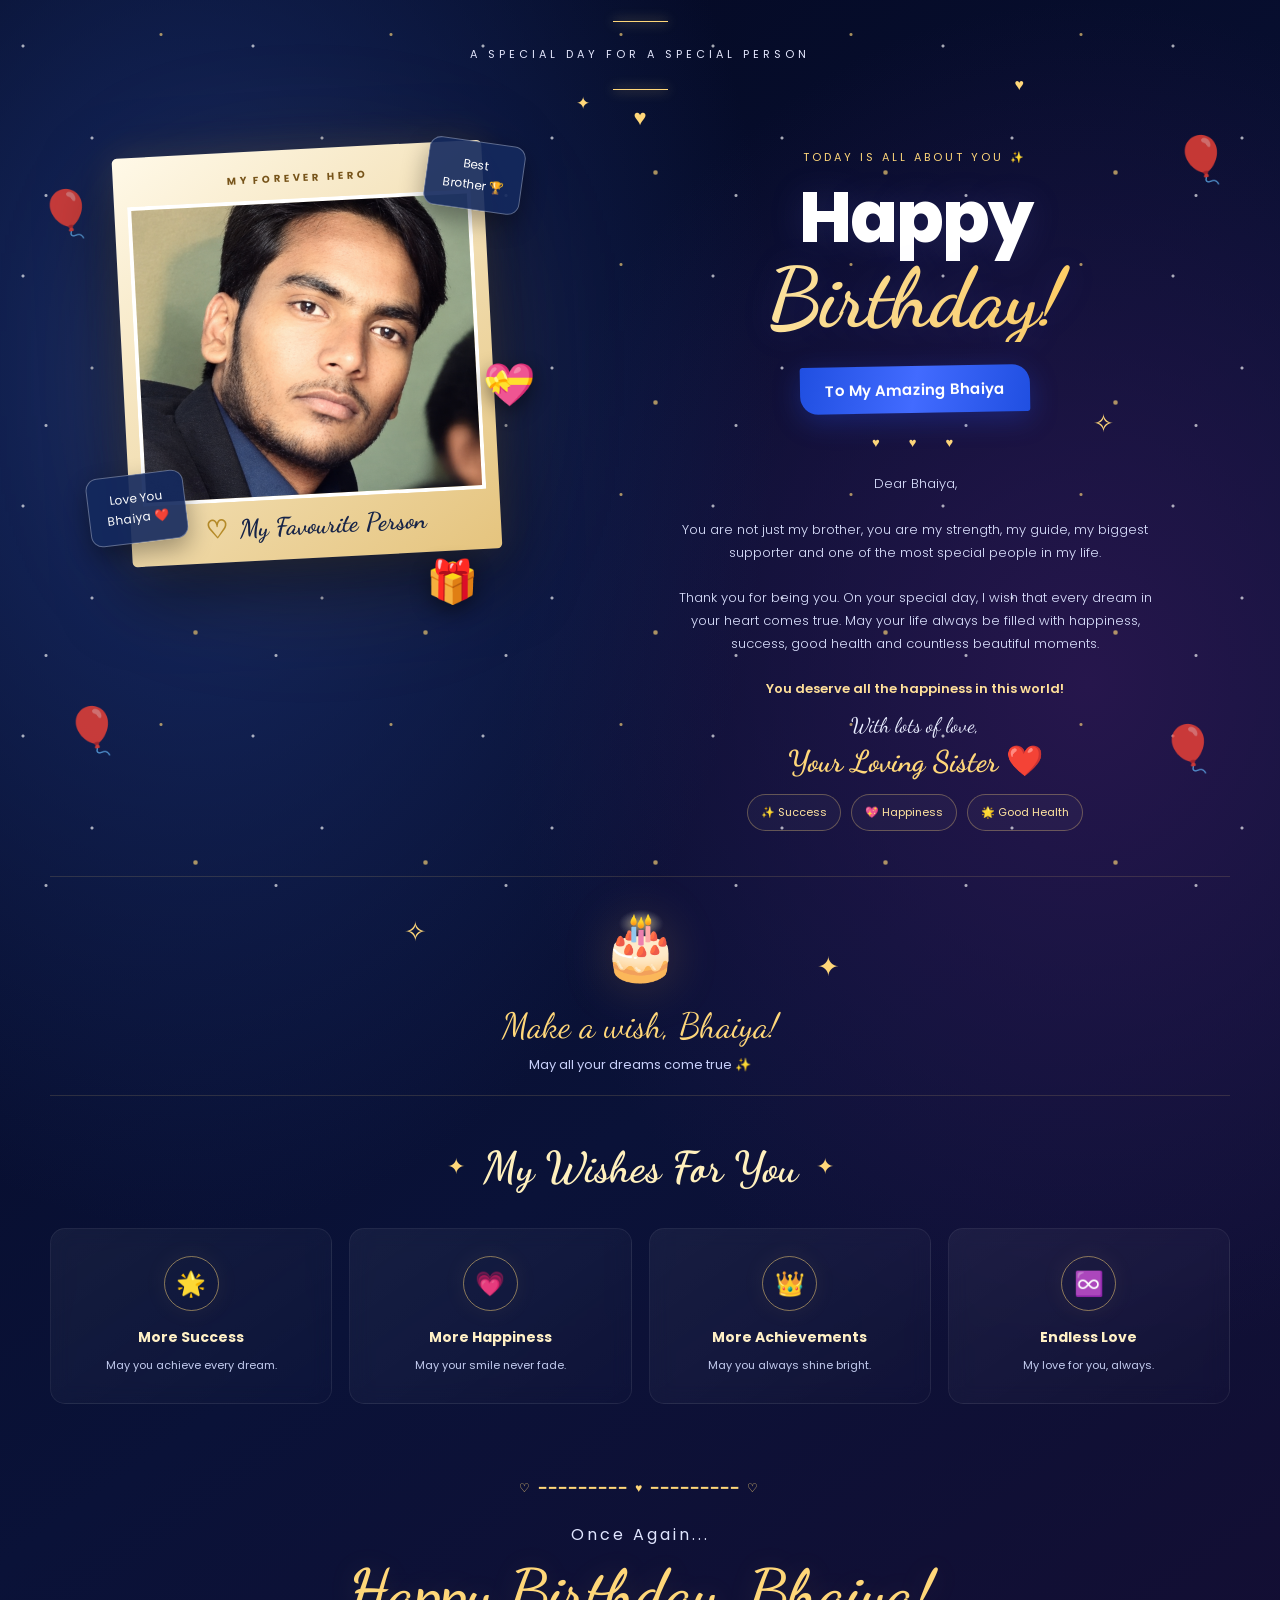
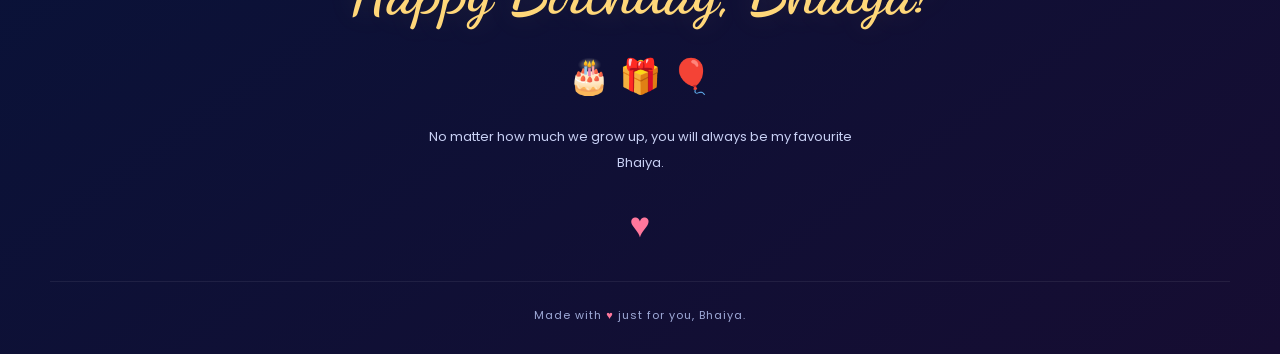
<file: index.html>
<!DOCTYPE html>
<html lang="en">
<head>
    <meta charset="UTF-8">
    <meta name="viewport" content="width=device-width, initial-scale=1.0">
    <title>Happy Birthday Bhaiya ❤️</title>
    <link rel="stylesheet" href="style.css">

    <link rel="preconnect" href="https://fonts.googleapis.com">
    <link rel="preconnect" href="https://fonts.gstatic.com" crossorigin>
    <link href="https://fonts.googleapis.com/css2?family=Dancing+Script:wght@500;600;700&family=Poppins:wght@300;400;500;600;700;800&display=swap" rel="stylesheet">
</head>
<body>

    <div class="stars"></div>

    <div class="balloon balloon-one">🎈</div>
    <div class="balloon balloon-two">🎈</div>
    <div class="balloon balloon-three">🎈</div>
    <div class="balloon balloon-four">🎈</div>

    <div class="confetti confetti-one">✦</div>
    <div class="confetti confetti-two">✧</div>
    <div class="confetti confetti-three">♥</div>
    <div class="confetti confetti-four">✦</div>

    <main class="birthday-page">

        <header class="top-message">
            <span class="line"></span>
            <p>A SPECIAL DAY FOR A SPECIAL PERSON</p>
            <span class="line"></span>
            <div class="heart">♥</div>
        </header>

        <section class="hero">

            <div class="photo-section">
                <div class="photo-glow"></div>

                <div class="photo-frame">
                    <div class="photo-label">MY FOREVER HERO</div>

                    <!-- BHAIYA KI PHOTO KA URL YAHAAN LAGAYEN -->
                    <img
                        class="bhaiya-photo"
                        src="ChatGPT Image Oct 15, 2026, 09_47_57 AM.png"
                        alt="Bhaiya's Birthday Photo"
                    >

                    <div class="photo-caption">
                        <span>♡</span>
                        My Favourite Person
                    </div>
                </div>

                <div class="photo-sticker sticker-one">Best<br>Brother 🏆</div>
                <div class="photo-sticker sticker-two">Love You<br>Bhaiya ❤️</div>

                <div class="mini-gift gift-one">🎁</div>
                <div class="mini-gift gift-two">💝</div>
            </div>

            <div class="birthday-content">

                <p class="small-heading">TODAY IS ALL ABOUT YOU ✨</p>

                <h1>
                    Happy
                    <span>Birthday!</span>
                </h1>

                <div class="name-ribbon">
                    To My Amazing Bhaiya
                </div>

                <div class="tiny-hearts">♥ &nbsp; ♥ &nbsp; ♥</div>

                <p class="birthday-message">
                    Dear Bhaiya,
                    <br><br>
                    You are not just my brother,
                    you are my strength, my guide,
                    my biggest supporter and one of
                    the most special people in my life.
                    <br><br>
                    Thank you for being you.
                    On your special day, I wish that
                    every dream in your heart comes true.
                    May your life always be filled with
                    happiness, success, good health
                    and countless beautiful moments.
                    <br><br>
                    <strong>You deserve all the happiness
                    in this world!</strong>
                </p>

                <p class="signature">
                    With lots of love,
                    <span>Your Loving Sister ❤️</span>
                </p>

                <div class="wish-tags">
                    <span>✨ Success</span>
                    <span>💖 Happiness</span>
                    <span>🌟 Good Health</span>
                </div>

            </div>
        </section>

        <section class="cake-section">
            <div class="cake-sparkle">✧</div>
            <div class="cake-sparkle sparkle-two">✦</div>

            <div class="cake">🎂</div>
            <p class="cake-text">Make a wish, Bhaiya!</p>
            <p class="cake-subtext">May all your dreams come true ✨</p>
        </section>

        <section class="wishes-section">
            <div class="section-heading">
                <span>✦</span>
                <h2>My Wishes For You</h2>
                <span>✦</span>
            </div>

            <div class="wishes-grid">

                <div class="wish-card">
                    <div class="wish-icon">🌟</div>
                    <h3>More Success</h3>
                    <p>May you achieve every dream.</p>
                </div>

                <div class="wish-card">
                    <div class="wish-icon">💗</div>
                    <h3>More Happiness</h3>
                    <p>May your smile never fade.</p>
                </div>

                <div class="wish-card">
                    <div class="wish-icon">👑</div>
                    <h3>More Achievements</h3>
                    <p>May you always shine bright.</p>
                </div>

                <div class="wish-card">
                    <div class="wish-icon">♾️</div>
                    <h3>Endless Love</h3>
                    <p>My love for you, always.</p>
                </div>

            </div>
        </section>

        <section class="final-message">
            <div class="final-decoration">♡ ━━━━━━━━━ ♥ ━━━━━━━━━ ♡</div>

            <h2>Once Again...</h2>
            <p>Happy Birthday, Bhaiya!</p>

            <div class="final-cake">🎂 🎁 🎈</div>

            <div class="final-note">
                No matter how much we grow up,
                you will always be my favourite Bhaiya.
            </div>

            <div class="big-heart">♥</div>
        </section>

        <footer>
            Made with <span>♥</span> just for you, Bhaiya.
        </footer>

    </main>

    <div class="floating-heart heart-one">♥</div>
    <div class="floating-heart heart-two">♡</div>
    <div class="floating-heart heart-three">♥</div>
    <div class="floating-heart heart-four">♡</div>

</body>
</html>
</file>
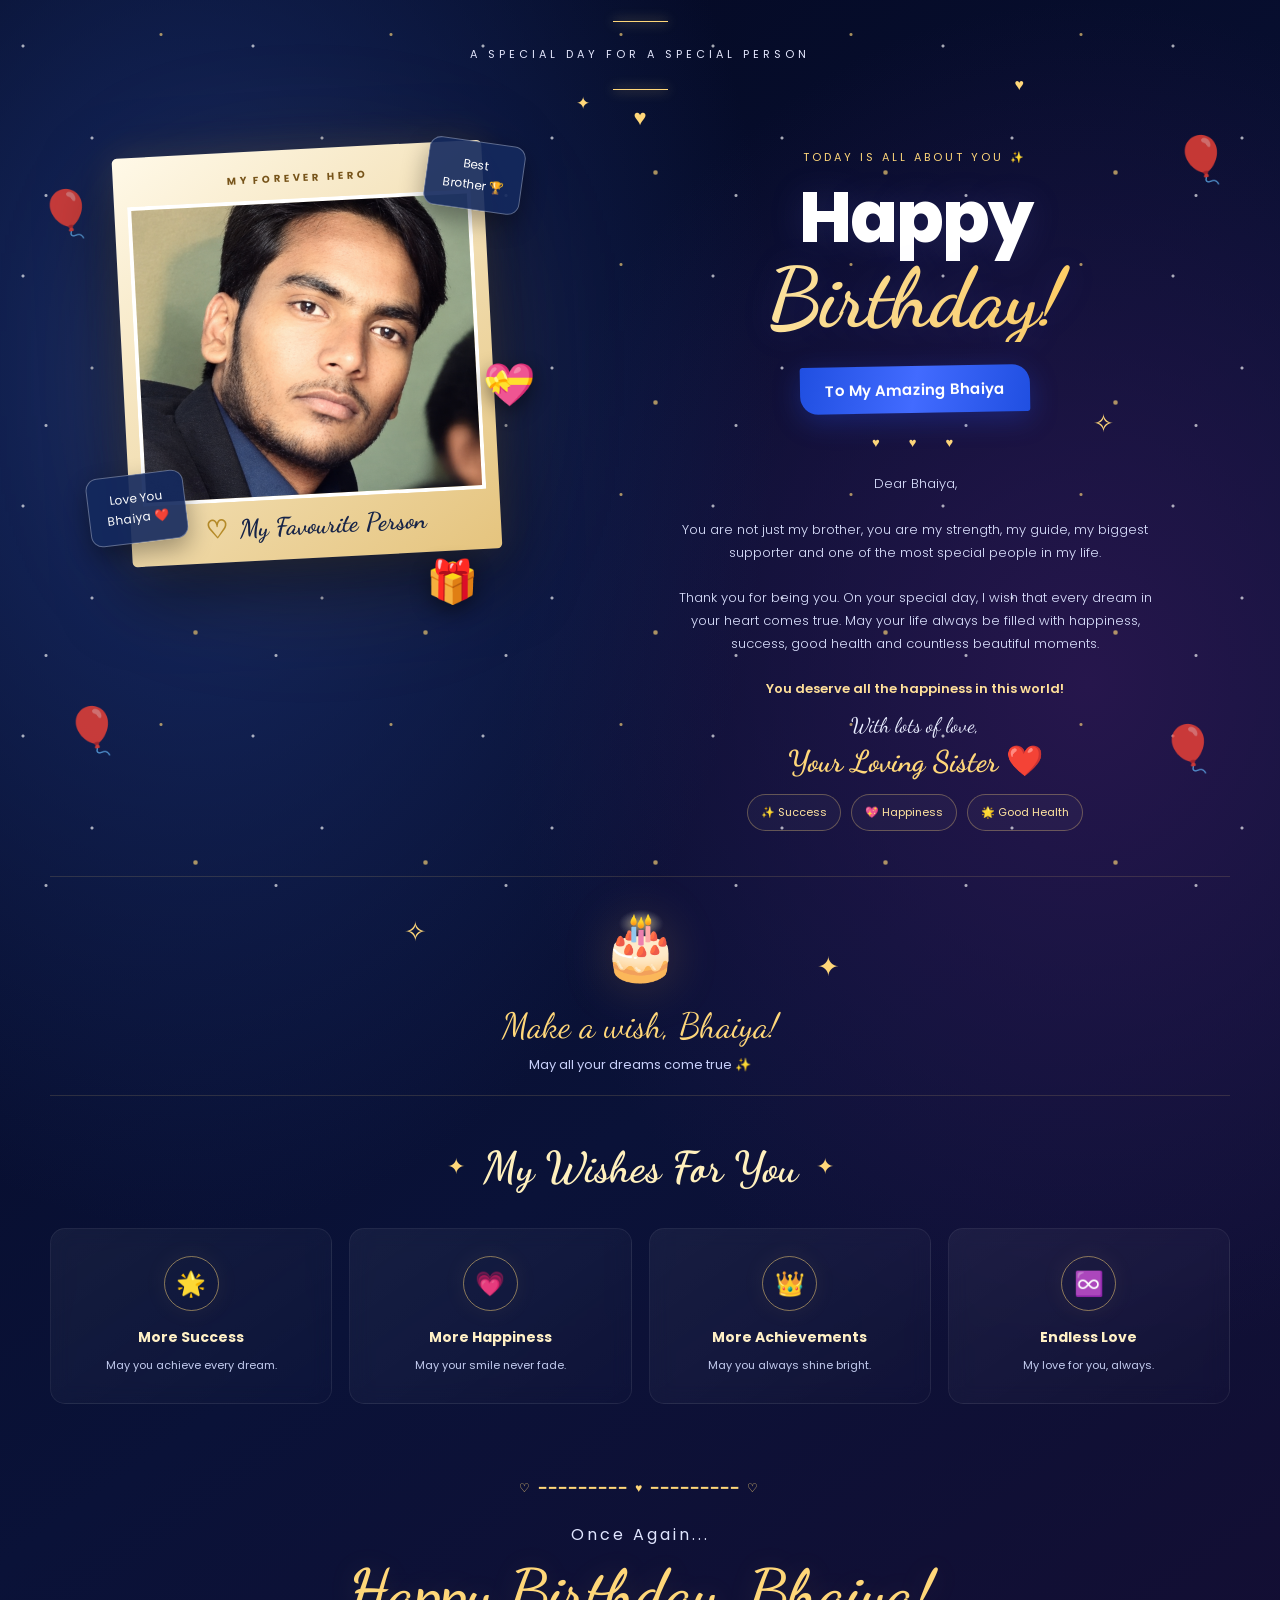
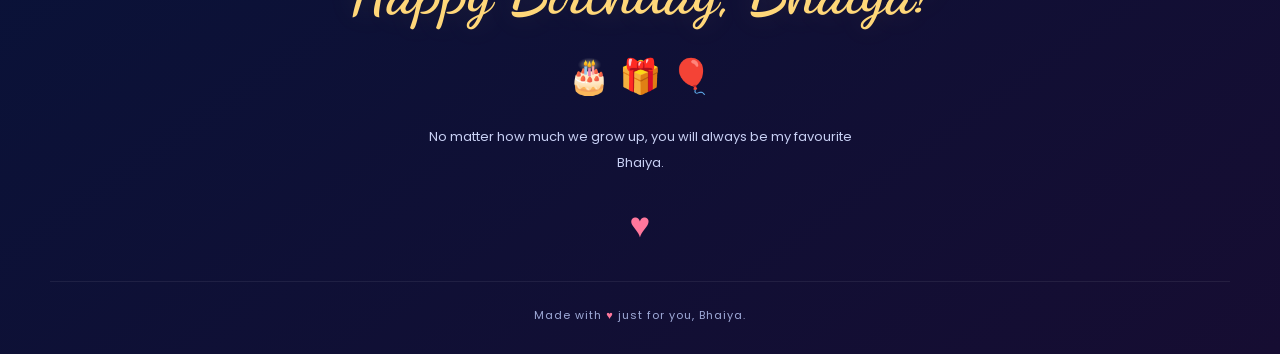
<file: INEX.html>
<!DOCTYPE html>
<html lang="en">
<head>
    <meta charset="UTF-8">
    <meta name="viewport" content="width=device-width, initial-scale=1.0">
    <title>Happy Birthday Bhaiya ❤️</title>
    <link rel="stylesheet" href="style.css">

    <link rel="preconnect" href="https://fonts.googleapis.com">
    <link rel="preconnect" href="https://fonts.gstatic.com" crossorigin>
    <link href="https://fonts.googleapis.com/css2?family=Dancing+Script:wght@500;600;700&family=Poppins:wght@300;400;500;600;700;800&display=swap" rel="stylesheet">
</head>
<body>

    <div class="stars"></div>

    <div class="balloon balloon-one">🎈</div>
    <div class="balloon balloon-two">🎈</div>
    <div class="balloon balloon-three">🎈</div>
    <div class="balloon balloon-four">🎈</div>

    <div class="confetti confetti-one">✦</div>
    <div class="confetti confetti-two">✧</div>
    <div class="confetti confetti-three">♥</div>
    <div class="confetti confetti-four">✦</div>

    <main class="birthday-page">

        <header class="top-message">
            <span class="line"></span>
            <p>A SPECIAL DAY FOR A SPECIAL PERSON</p>
            <span class="line"></span>
            <div class="heart">♥</div>
        </header>

        <section class="hero">

            <div class="photo-section">
                <div class="photo-glow"></div>

                <div class="photo-frame">
                    <div class="photo-label">MY FOREVER HERO</div>

                    <!-- BHAIYA KI PHOTO KA URL YAHAAN LAGAYEN -->
                    <img
                        class="bhaiya-photo"
                        src="ChatGPT Image Oct 15, 2026, 09_47_57 AM.png"
                        alt="Bhaiya's Birthday Photo"
                    >

                    <div class="photo-caption">
                        <span>♡</span>
                        My Favourite Person
                    </div>
                </div>

                <div class="photo-sticker sticker-one">Best<br>Brother 🏆</div>
                <div class="photo-sticker sticker-two">Love You<br>Bhaiya ❤️</div>

                <div class="mini-gift gift-one">🎁</div>
                <div class="mini-gift gift-two">💝</div>
            </div>

            <div class="birthday-content">

                <p class="small-heading">TODAY IS ALL ABOUT YOU ✨</p>

                <h1>
                    Happy
                    <span>Birthday!</span>
                </h1>

                <div class="name-ribbon">
                    To My Amazing Bhaiya
                </div>

                <div class="tiny-hearts">♥ &nbsp; ♥ &nbsp; ♥</div>

                <p class="birthday-message">
                    Dear Bhaiya,
                    <br><br>
                    You are not just my brother,
                    you are my strength, my guide,
                    my biggest supporter and one of
                    the most special people in my life.
                    <br><br>
                    Thank you for being you.
                    On your special day, I wish that
                    every dream in your heart comes true.
                    May your life always be filled with
                    happiness, success, good health
                    and countless beautiful moments.
                    <br><br>
                    <strong>You deserve all the happiness
                    in this world!</strong>
                </p>

                <p class="signature">
                    With lots of love,
                    <span>Your Loving Sister ❤️</span>
                </p>

                <div class="wish-tags">
                    <span>✨ Success</span>
                    <span>💖 Happiness</span>
                    <span>🌟 Good Health</span>
                </div>

            </div>
        </section>

        <section class="cake-section">
            <div class="cake-sparkle">✧</div>
            <div class="cake-sparkle sparkle-two">✦</div>

            <div class="cake">🎂</div>
            <p class="cake-text">Make a wish, Bhaiya!</p>
            <p class="cake-subtext">May all your dreams come true ✨</p>
        </section>

        <section class="wishes-section">
            <div class="section-heading">
                <span>✦</span>
                <h2>My Wishes For You</h2>
                <span>✦</span>
            </div>

            <div class="wishes-grid">

                <div class="wish-card">
                    <div class="wish-icon">🌟</div>
                    <h3>More Success</h3>
                    <p>May you achieve every dream.</p>
                </div>

                <div class="wish-card">
                    <div class="wish-icon">💗</div>
                    <h3>More Happiness</h3>
                    <p>May your smile never fade.</p>
                </div>

                <div class="wish-card">
                    <div class="wish-icon">👑</div>
                    <h3>More Achievements</h3>
                    <p>May you always shine bright.</p>
                </div>

                <div class="wish-card">
                    <div class="wish-icon">♾️</div>
                    <h3>Endless Love</h3>
                    <p>My love for you, always.</p>
                </div>

            </div>
        </section>

        <section class="final-message">
            <div class="final-decoration">♡ ━━━━━━━━━ ♥ ━━━━━━━━━ ♡</div>

            <h2>Once Again...</h2>
            <p>Happy Birthday, Bhaiya!</p>

            <div class="final-cake">🎂 🎁 🎈</div>

            <div class="final-note">
                No matter how much we grow up,
                you will always be my favourite Bhaiya.
            </div>

            <div class="big-heart">♥</div>
        </section>

        <footer>
            Made with <span>♥</span> just for you, Bhaiya.
        </footer>

    </main>

    <div class="floating-heart heart-one">♥</div>
    <div class="floating-heart heart-two">♡</div>
    <div class="floating-heart heart-three">♥</div>
    <div class="floating-heart heart-four">♡</div>

</body>
</html>
</file>
<file: style.css>
@import url('https://fonts.googleapis.com/css2?family=Poppins:wght@300;400;500;600;700;800&family=Dancing+Script:wght@500;600;700&display=swap');

:root {
    --navy: #050b2b;
    --blue: #10275d;
    --gold: #ffd779;
    --white: #ffffff;
    --soft-white: #e6e9ff;
}

* {
    margin: 0;
    padding: 0;
    box-sizing: border-box;
}

html {
    scroll-behavior: smooth;
}

body {
    font-family: 'Poppins', sans-serif;
    color: var(--white);
    min-height: 100vh;
    overflow-x: hidden;
    background:
        radial-gradient(ellipse at 15% 20%, #172b65 0%, transparent 38%),
        radial-gradient(ellipse at 85% 35%, #26164c 0%, transparent 38%),
        linear-gradient(145deg, #030820, #0a1238 55%, #160d32);
    position: relative;
}

/* Background Stars */

.stars {
    position: fixed;
    inset: 0;
    pointer-events: none;
    opacity: 0.65;
    z-index: 0;
    background-image:
        radial-gradient(2px 2px at 10% 20%, white 50%, transparent),
        radial-gradient(2px 2px at 70% 15%, #ffd779 50%, transparent),
        radial-gradient(2px 2px at 40% 60%, white 50%, transparent),
        radial-gradient(3px 3px at 85% 75%, #ffd779 50%, transparent),
        radial-gradient(2px 2px at 20% 85%, white 50%, transparent);
    background-size: 230px 230px;
    animation: starTwinkle 4s ease-in-out infinite alternate;
}

@keyframes starTwinkle {
    from { opacity: 0.25; }
    to { opacity: 0.8; }
}

.birthday-page {
    width: min(1150px, 92%);
    margin: auto;
    position: relative;
    z-index: 2;
    padding: 45px 0 25px;
}

/* Top Heading */

.top-message {
    text-align: center;
    margin-bottom: 40px;
    animation: fadeDown 1s ease both;
}

.top-message p {
    color: var(--soft-white);
    font-size: 11px;
    letter-spacing: 4px;
    margin: 13px 0;
}

.line {
    display: inline-block;
    width: 55px;
    height: 1px;
    background: var(--gold);
    vertical-align: middle;
    margin: 0 12px;
    box-shadow: 0 0 12px var(--gold);
}

.heart {
    color: var(--gold);
    font-size: 22px;
    animation: heartbeat 1.4s infinite;
}

/* Hero Layout */

.hero {
    display: grid;
    grid-template-columns: 0.9fr 1.1fr;
    align-items: center;
    gap: 65px;
}

/* Photo Section */

.photo-section {
    position: relative;
    max-width: 430px;
    width: 100%;
    margin: auto;
    animation: fadeLeft 1.2s ease both;
}

.photo-glow {
    position: absolute;
    inset: 10%;
    background: #f7bc53;
    filter: blur(90px);
    opacity: 0.18;
}

.photo-frame {
    position: relative;
    padding: 13px 13px 18px;
    background: linear-gradient(145deg, #fff9e8, #e5c47e);
    border-radius: 5px;
    transform: rotate(-3deg);
    box-shadow:
        0 25px 70px #0008,
        0 0 35px #ffd77925;
    transition: transform 0.5s, box-shadow 0.5s;
}

.photo-frame:hover {
    transform: rotate(0deg) scale(1.025);
    box-shadow: 0 25px 80px #0009, 0 0 35px #ffd77955;
}

.photo-label {
    color: #77541a;
    font-size: 10px;
    font-weight: 700;
    letter-spacing: 3px;
    text-align: center;
    padding: 8px 0 12px;
}

.bhaiya-photo {

    width: 100%;
    height: 360px;
    display: block;
    object-fit: cover;
    object-position: center;
    background: #263965;
    border: 4px solid #fff;
}

.photo-caption {
    color: #172448;
    font-family: 'Dancing Script', cursive;
    font-size: 25px;
    text-align: center;
    padding-top: 12px;
    font-weight: 700;
}

.photo-caption span {
    color: #b58a28;
    margin-right: 5px;
}

.photo-sticker {
    position: absolute;
    z-index: 3;
    padding: 13px 17px;
    color: #fff;
    font-size: 12px;
    line-height: 1.7;
    text-align: center;
    border: 1px solid #ffffff50;
    border-radius: 12px;
    background: #14295ee8;
    box-shadow: 0 10px 25px #0005;
    animation: gentleFloat 4s ease-in-out infinite;
}

.sticker-one {
    top: -28px;
    right: -30px;
    transform: rotate(8deg);
}

.sticker-two {
    bottom: 35px;
    left: -35px;
    transform: rotate(-7deg);
    animation-delay: 1s;
}

.mini-gift {
    position: absolute;
    z-index: 3;
    font-size: 42px;
    filter: drop-shadow(0 7px 10px #0007);
    animation: gentleFloat 3s ease-in-out infinite;
}

.gift-one {
    bottom: -35px;
    right: 15px;
}

.gift-two {
    top: 45%;
    right: -42px;
    animation-delay: 1.5s;
}

/* Birthday Text */

.birthday-content {
    text-align: center;
    animation: fadeRight 1.2s ease both;
}

.small-heading {
    color: var(--gold);
    font-size: 11px;
    letter-spacing: 3px;
    margin-bottom: 15px;
}

.birthday-content h1 {
    font-size: clamp(55px, 7vw, 88px);
    font-weight: 800;
    line-height: 1.05;
    letter-spacing: -3px;
    text-shadow: 0 0 35px #7c85ff25;
}

.birthday-content h1 span {
    display: block;
    font-family: 'Dancing Script', cursive;
    font-size: clamp(70px, 8vw, 105px);
    font-weight: 700;
    letter-spacing: -1px;
    background: linear-gradient(
        100deg,
        #fff2bb,
        #ffcb5a,
        #fff0b3,
        #e6a83e
    );
    background-size: 250% auto;
    -webkit-background-clip: text;
    background-clip: text;
    color: transparent;
    animation: goldShine 5s linear infinite;
}

@keyframes goldShine {
    to { background-position: 250% center; }
}

.name-ribbon {
    display: inline-block;
    margin: 24px 0 15px;
    padding: 12px 25px;
    color: #fff;
    font-size: 15px;
    font-weight: 600;
    background: linear-gradient(100deg, #204fe1, #426bff, #204fe1);
    border-radius: 3px 18px 3px 18px;
    box-shadow: 0 7px 28px #2854ff45;
    transform: rotate(-1deg);
}

.tiny-hearts {
    color: var(--gold);
    font-size: 13px;
    margin: 5px 0 20px;
    letter-spacing: 5px;
}

.birthday-message {
    max-width: 490px;
    margin: auto;
    color: #dce2ff;
    font-size: 14px;
    line-height: 2;
    font-weight: 300;
}

.birthday-message strong {
    color: #ffe09a;
    font-weight: 600;
}

.signature {
    font-family: 'Dancing Script', cursive;
    font-size: 21px;
    color: #e9edff;
    margin-top: 22px;
}

.signature span {
    display: block;
    color: var(--gold);
    font-size: 30px;
    font-weight: 700;
    margin-top: 5px;
}

.wish-tags {
    display: flex;
    flex-wrap: wrap;
    justify-content: center;
    gap: 10px;
    margin-top: 24px;
}

.wish-tags span {
    border: 1px solid #ffd77950;
    background: #ffffff08;
    color: #ffe4a0;
    border-radius: 30px;
    padding: 9px 13px;
    font-size: 11px;
    transition: 0.3s;
}

.wish-tags span:hover {
    background: #ffd77920;
    transform: translateY(-4px);
    box-shadow: 0 0 20px #ffd77920;
}

/* Cake */

.cake-section {
    text-align: center;
    position: relative;
    margin: 85px auto 75px;
    padding: 30px 15px;
    border-top: 1px solid #ffd77925;
    border-bottom: 1px solid #ffd77925;
}

.cake {
    font-size: 88px;
    display: inline-block;
    filter: drop-shadow(0 0 25px #ffb84b35);
    animation: cakeBounce 2.5s ease-in-out infinite;
}

.cake-text {
    color: var(--gold);
    font-family: 'Dancing Script', cursive;
    font-size: 35px;
    margin-top: 10px;
}

.cake-subtext {
    color: #c8d0fa;
    font-size: 13px;
    margin-top: 8px;
}

.cake-sparkle {
    position: absolute;
    top: 35px;
    left: 30%;
    font-size: 27px;
    color: var(--gold);
    animation: sparkle 2s infinite;
}

.sparkle-two {
    top: 70px;
    left: 65%;
    animation-delay: 0.8s;
}

/* Wishes Cards */

.section-heading {
    display: flex;
    align-items: center;
    justify-content: center;
    gap: 18px;
    margin-bottom: 35px;
}

.section-heading span {
    color: var(--gold);
    font-size: 22px;
}

.section-heading h2 {
    font-family: 'Dancing Script', cursive;
    font-size: clamp(30px, 5vw, 43px);
    color: #fff0bd;
    font-weight: 700;
}

.wishes-grid {
    display: grid;
    grid-template-columns: repeat(4, 1fr);
    gap: 17px;
}

.wish-card {
    text-align: center;
    padding: 27px 12px;
    border: 1px solid #ffffff12;
    border-radius: 15px;
    background: linear-gradient(145deg, #ffffff0d, #ffffff03);
    backdrop-filter: blur(10px);
    transition: transform 0.4s, border-color 0.4s, background 0.4s;
}

.wish-card:hover {
    transform: translateY(-9px);
    border-color: #ffd77970;
    background: #ffd7790d;
}

.wish-icon {
    width: 55px;
    height: 55px;
    display: grid;
    place-items: center;
    margin: 0 auto 16px;
    border: 1px solid #ffd77980;
    border-radius: 50%;
    font-size: 24px;
    box-shadow: 0 0 25px #ffd77910;
}

.wish-card h3 {
    color: #fff0c5;
    font-size: 14px;
    margin-bottom: 8px;
}

.wish-card p {
    color: #c3ccef;
    font-size: 11px;
    line-height: 1.8;
}

/* Final Message */

.final-message {
    text-align: center;
    margin-top: 80px;
    padding: 30px 15px;
}

.final-decoration {
    color: var(--gold);
    font-size: 12px;
    letter-spacing: 3px;
    margin-bottom: 25px;
}

.final-message h2 {
    color: #e1e6ff;
    font-size: 16px;
    font-weight: 400;
    letter-spacing: 3px;
}

.final-message > p {
    font-family: 'Dancing Script', cursive;
    font-size: clamp(38px, 6vw, 62px);
    font-weight: 700;
    color: var(--gold);
    margin-top: 8px;
    text-shadow: 0 0 30px #ffd77920;
}

.final-cake {
    font-size: 34px;
    margin: 22px 0;
    animation: gentleFloat 3s ease-in-out infinite;
}

.final-note {
    max-width: 470px;
    margin: auto;
    color: #c8d0f4;
    font-size: 13px;
    line-height: 2;
}

.big-heart {
    color: #ff779c;
    font-size: 35px;
    margin-top: 22px;
    animation: heartbeat 1.4s infinite;
}

footer {
    text-align: center;
    border-top: 1px solid #ffffff12;
    padding: 25px 10px 10px;
    color: #9faad8;
    font-size: 11px;
    letter-spacing: 1px;
}

footer span {
    color: #ff779c;
}

/* Floating Balloons */

.balloon {
    position: fixed;
    z-index: 1;
    font-size: 45px;
    opacity: 0.8;
    pointer-events: none;
    animation: balloonFloat 8s ease-in-out infinite;
}

.balloon-one {
    left: 3%;
    top: 20%;
}

.balloon-two {
    right: 4%;
    top: 14%;
    animation-delay: 2s;
}

.balloon-three {
    left: 5%;
    bottom: 15%;
    animation-delay: 4s;
}

.balloon-four {
    right: 5%;
    bottom: 13%;
    animation-delay: 1s;
}

@keyframes balloonFloat {
    0%, 100% { transform: translateY(0) rotate(-7deg); }
    50% { transform: translateY(-35px) rotate(7deg); }
}

/* Floating Hearts and Confetti */

.floating-heart {
    position: fixed;
    z-index: 1;
    pointer-events: none;
    color: #ff779c;
    opacity: 0;
    animation: floatHeart 9s linear infinite;
}

.heart-one {
    left: 18%;
    bottom: -20px;
    font-size: 22px;
}

.heart-two {
    left: 75%;
    bottom: -20px;
    font-size: 30px;
    animation-delay: 3s;
}

.heart-three {
    left: 48%;
    bottom: -20px;
    font-size: 17px;
    animation-delay: 5s;
}

.heart-four {
    left: 90%;
    bottom: -20px;
    font-size: 24px;
    animation-delay: 1.5s;
}

@keyframes floatHeart {
    0% {
        transform: translateY(0) rotate(0);
        opacity: 0;
    }
    15% { opacity: 0.8; }
    85% { opacity: 0.6; }
    100% {
        transform: translateY(-110vh) rotate(360deg);
        opacity: 0;
    }
}

.confetti {
    position: fixed;
    z-index: 1;
    pointer-events: none;
    color: var(--gold);
    animation: confettiFloat 6s ease-in-out infinite;
}

.confetti-one {
    left: 12%;
    top: 42%;
    font-size: 20px;
}

.confetti-two {
    right: 13%;
    top: 45%;
    font-size: 25px;
    animation-delay: 2s;
}

.confetti-three {
    right: 20%;
    top: 8%;
    font-size: 16px;
    animation-delay: 1s;
}

.confetti-four {
    left: 45%;
    top: 10%;
    font-size: 17px;
    animation-delay: 3s;
}

@keyframes confettiFloat {
    0%, 100% { transform: translateY(0) rotate(0); }
    50% { transform: translateY(-25px) rotate(180deg); }
}

/* Other Animations */

@keyframes gentleFloat {
    0%, 100% { translate: 0 0; }
    50% { translate: 0 -10px; }
}

@keyframes heartbeat {
    0%, 100% { transform: scale(1); }
    15% { transform: scale(1.25); }
    30% { transform: scale(1); }
    45% { transform: scale(1.18); }
}

@keyframes cakeBounce {
    0%, 100% { transform: translateY(0) rotate(-2deg); }
    50% { transform: translateY(-10px) rotate(2deg); }
}

@keyframes sparkle {
    0%, 100% { opacity: 0.3; transform: scale(0.7) rotate(0); }
    50% { opacity: 1; transform: scale(1.2) rotate(45deg); }
}

@keyframes fadeDown {
    from { opacity: 0; transform: translateY(-25px); }
    to { opacity: 1; transform: translateY(0); }
}

@keyframes fadeLeft {
    from { opacity: 0; transform: translateX(-35px); }
    to { opacity: 1; transform: translateX(0); }
}

@keyframes fadeRight {
    from { opacity: 0; transform: translateX(35px); }
    to { opacity: 1; transform: translateX(0); }
}

/* Mobile Responsive Design */

@media (max-width: 800px) {
    .birthday-page {
        width: min(92%, 560px);
        padding-top: 30px;
    }

    .hero {
        grid-template-columns: 1fr;
        gap: 60px;
    }

    .photo-section {
        width: min(85%, 370px);
    }

    .bhaiya-photo {
        height: 330px;
    }

    .birthday-content h1 {
        font-size: 65px;
    }

    .birthday-content h1 span {
        font-size: 82px;
    }

    .birthday-message {
        font-size: 13px;
    }

    .cake-section {
        margin: 60px auto;
    }

    .wishes-grid {
        grid-template-columns: repeat(2, 1fr);
    }

    .balloon {
        font-size: 30px;
    }

    .sticker-one {
        right: -18px;
    }

    .sticker-two {
        left: -20px;
    }
}

@media (max-width: 420px) {
    .top-message p {
        font-size: 9px;
        letter-spacing: 2px;
    }

    .line {
        width: 25px;
        margin: 0 5px;
    }

    .photo-section {
        width: 82%;
    }

    .bhaiya-photo {
        height: 275px;
    }

    .photo-caption {
        font-size: 22px;
    }

    .photo-sticker {
        font-size: 10px;
        padding: 9px 11px;
    }

    .mini-gift {
        font-size: 32px;
    }

    .birthday-content h1 {
        font-size: 53px;
        letter-spacing: -2px;
    }

    .birthday-content h1 span {
        font-size: 69px;
    }

    .name-ribbon {
        font-size: 12px;
        padding: 11px 17px;
    }

    .small-heading {
        font-size: 9px;
        letter-spacing: 2px;
    }

    .wish-tags span {
        font-size: 10px;
        padding: 8px 10px;
    }

    .wish-card {
        padding: 23px 8px;
    }

    .wish-card h3 {
        font-size: 12px;
    }

    .wish-card p {
        font-size: 10px;
    }

    .section-heading {
        gap: 10px;
    }

    .final-decoration {
        font-size: 9px;
        letter-spacing: 1px;
    }

    .balloon-one { left: 0; }
    .balloon-two { right: 0; }
}

@media (prefers-reduced-motion: reduce) {
    *, *::before, *::after {
        animation-duration: 0.01ms !important;
        animation-iteration-count: 1 !important;
        scroll-behavior: auto !important;
    }
}



/* FIX: Birthday Website Full Screen Layout */

html,
body {
    margin: 0;
    padding: 0;
    width: 100%;
    min-height: 100%;
}

body {
    min-height: 100vh;
}

.birthday-page {
    width: min(1180px, 94%);
    margin: 0 auto;
    padding: 12px 0 20px;
}

.top-message {
    margin-top: 0;
    margin-bottom: 22px;
}

.hero {
    gap: 40px;
    grid-template-columns: 0.9fr 1.1fr;
}

.photo-section {
    max-width: 370px;
}

.bhaiya-photo {
    height: 300px;
}

.birthday-content h1 {
    font-size: clamp(48px, 5.5vw, 72px);
    letter-spacing: -2px;
}

.birthday-content h1 span {
    font-size: clamp(58px, 6.5vw, 84px);
}

.birthday-message {
    font-size: 13px;
    line-height: 1.75;
}

.signature {
    margin-top: 12px;
}

.wish-tags {
    margin-top: 15px;
}

.cake-section {
    margin: 45px auto;
    padding: 20px 15px;
}

.cake {
    font-size: 65px;
}

.final-message {
    margin-top: 45px;
}

/* Laptop screen height adjustment */
@media (min-width: 801px) and (min-height: 650px) {
    .birthday-page {
        padding-top: 8px;
    }

    .top-message {
        margin-bottom: 15px;
    }

    .hero {
        gap: 35px;
    }
}

/* Mobile layout remains responsive */
@media (max-width: 800px) {
    .birthday-page {
        width: 92%;
        padding-top: 18px;
    }

    .hero {
        grid-template-columns: 1fr;
        gap: 45px;
    }

    .photo-section {
        max-width: 350px;
    }

    .bhaiya-photo {
        height: 300px;
    }

    .birthday-content h1 {
        font-size: 60px;
    }

    .birthday-content h1 span {
        font-size: 76px;
    }

    .cake-section {
        margin: 50px auto;
    }

    .final-message {
        margin-top: 40px;
    }
}

/* Move Bhaiya's Photo Up */

.photo-section {
    margin-top: 50px !important;
    position: relative;
    top: -30px;
}

.photo-frame {
    transform: rotate(-3deg) translateY(-20px);
}

.photo-frame:hover {
    transform: rotate(0deg) translateY(-20px) scale(1.025);
}

/* Mobile Screen */
@media (max-width: 800px) {
    .photo-section {
        margin-top: 0 !important;
        top: 0;
    }

    .photo-frame {
        transform: rotate(-3deg);
    }

    .photo-frame:hover {
        transform: rotate(0deg) scale(1.025);
    }
}
</file>
